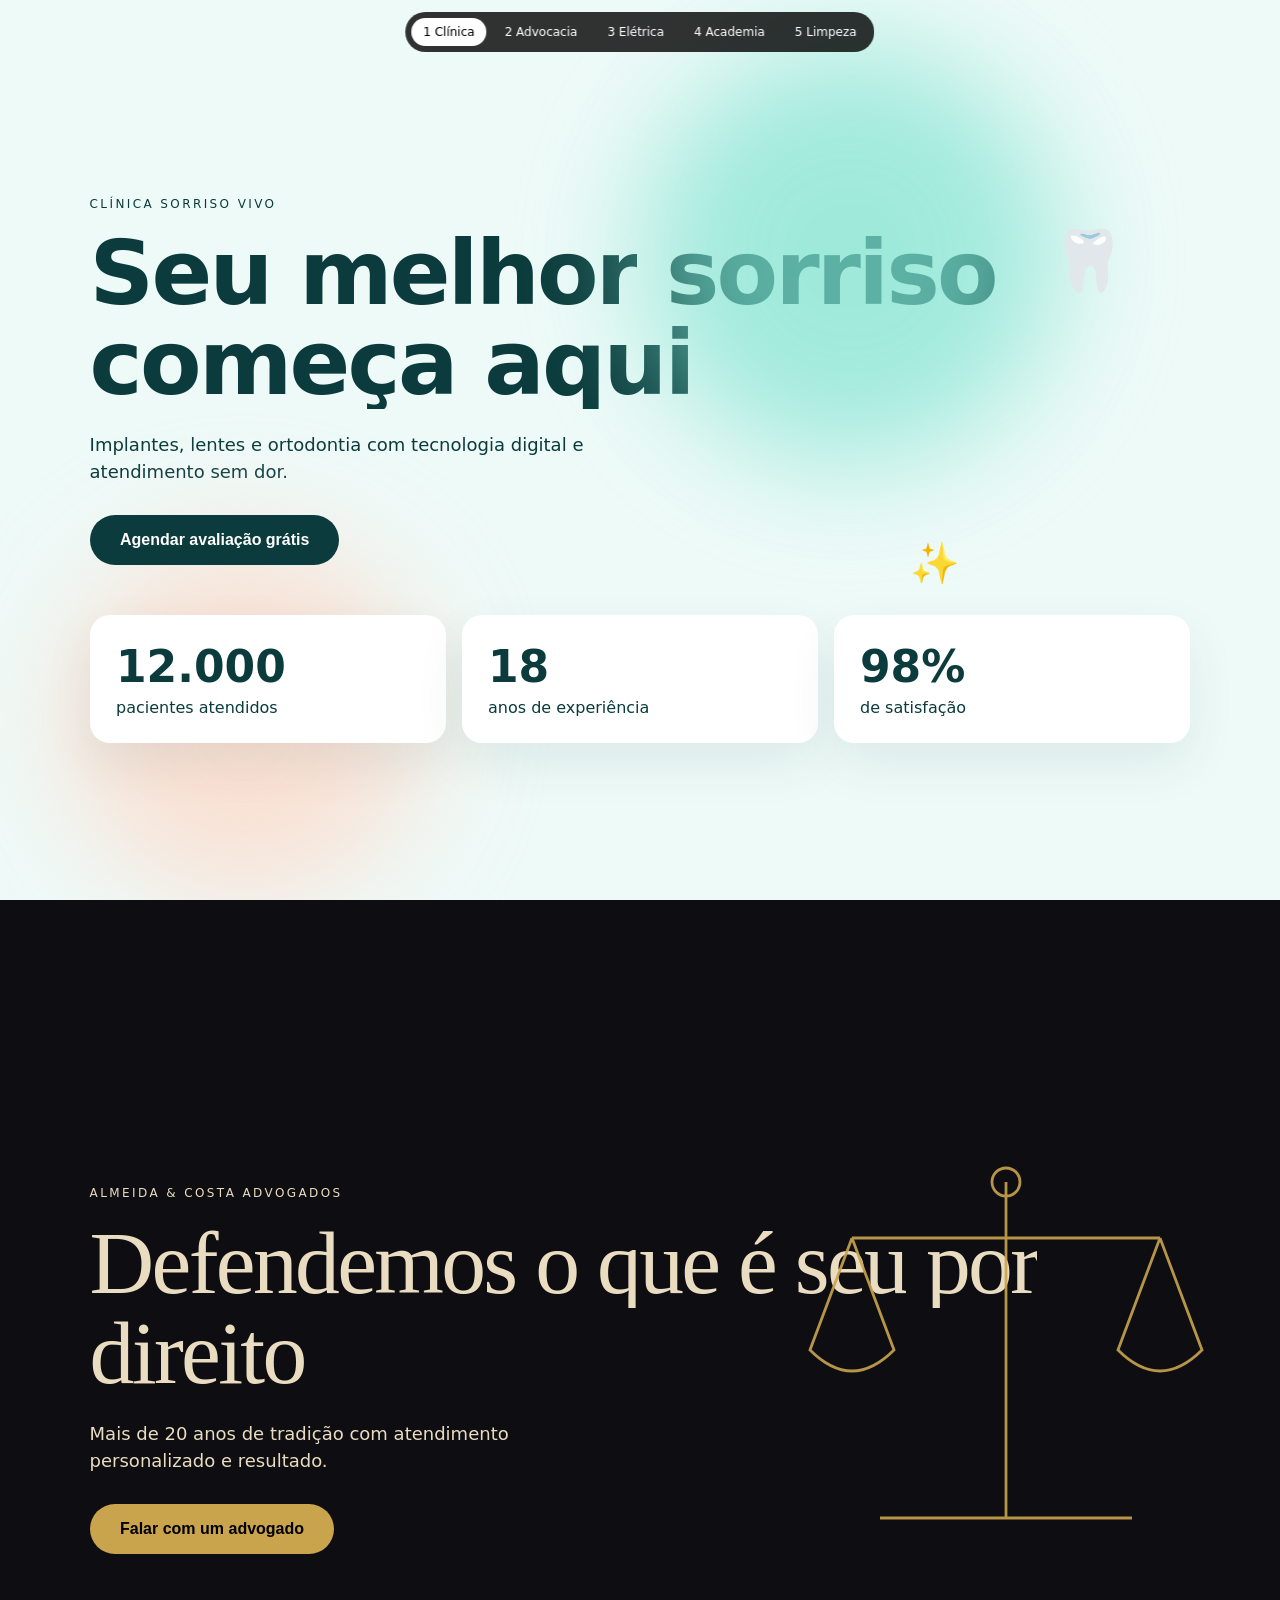
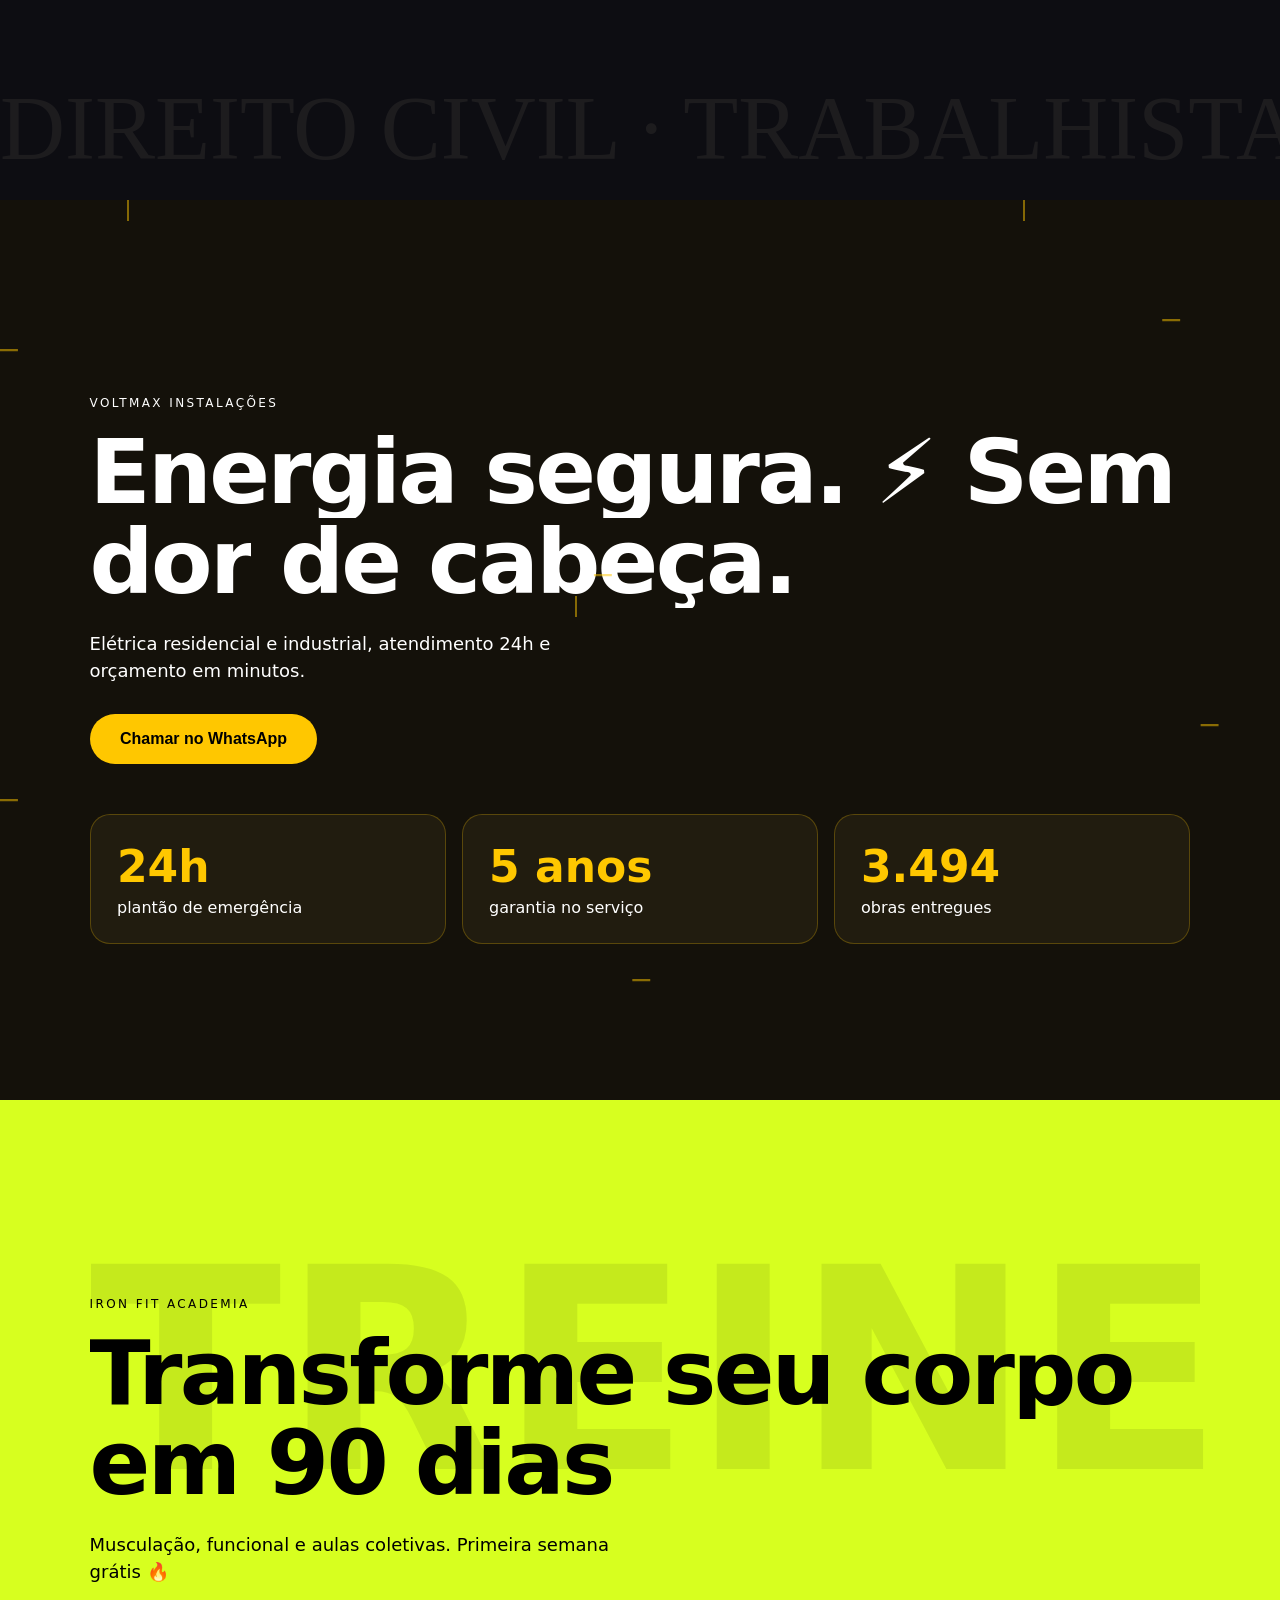
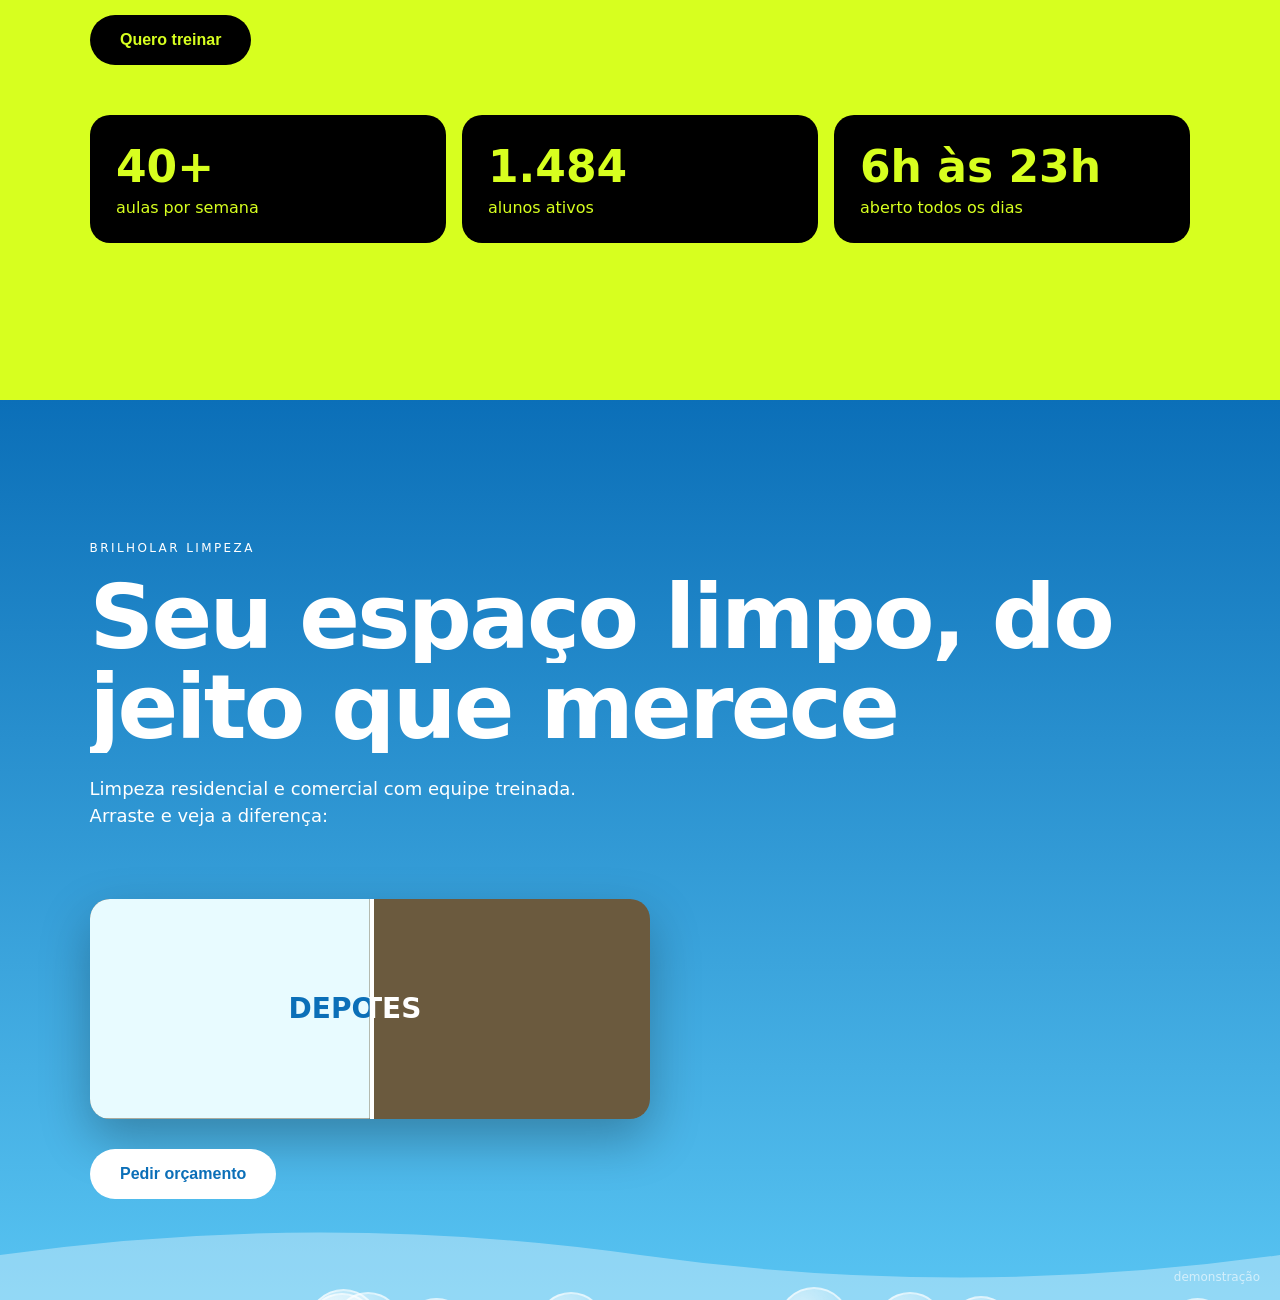
<file: amostras.html>
<!doctype html>
<html lang="pt-BR"><head><meta charset="utf-8"><meta name="viewport" content="width=device-width,initial-scale=1">
<title>Amostras de Sites</title>
<style>
*{box-sizing:border-box;margin:0;padding:0}
html{scroll-behavior:smooth}
body{font-family:system-ui,Segoe UI,Arial,sans-serif;background:#111;color:#fff;overflow-x:hidden}
#tabs{position:fixed;top:12px;left:50%;transform:translateX(-50%);z-index:99;display:flex;gap:6px;background:#000c;backdrop-filter:blur(10px);padding:6px;border-radius:99px;max-width:94vw;overflow:auto}
#tabs a{color:#fff;text-decoration:none;font-size:12px;padding:7px 12px;border-radius:99px;white-space:nowrap;transition:.3s}
#tabs a:hover,#tabs a.on{background:#fff;color:#000}
section{min-height:100vh;position:relative;overflow:hidden;display:flex;flex-direction:column;justify-content:center;padding:110px 7vw 70px}
.tag{font-size:12px;letter-spacing:.2em;text-transform:uppercase;opacity:.7;margin-bottom:18px}
h1{font-size:clamp(38px,7vw,100px);line-height:1;font-weight:800;letter-spacing:-.03em}
h1 .w{display:inline-block;overflow:hidden;vertical-align:top}
h1 .w i{display:inline-block;font-style:normal;transform:translateY(110%);transition:transform .9s cubic-bezier(.2,.8,.2,1)}
.in h1 .w i{transform:none}
p.sub{max-width:520px;margin:22px 0 30px;font-size:18px;line-height:1.5;opacity:.8}
.btn{display:inline-block;padding:16px 30px;border-radius:99px;font-weight:700;border:0;cursor:pointer;font-size:16px;transition:transform .2s;will-change:transform}
.rv{opacity:0;transform:translateY(40px);transition:1s cubic-bezier(.2,.8,.2,1)}
.in .rv{opacity:1;transform:none}
.in .rv:nth-child(2){transition-delay:.15s}.in .rv:nth-child(3){transition-delay:.3s}.in .rv:nth-child(4){transition-delay:.45s}
.grid{display:grid;grid-template-columns:repeat(auto-fit,minmax(200px,1fr));gap:16px;margin-top:50px;position:relative;z-index:2}
.card{padding:26px;border-radius:20px;transition:transform .15s;transform-style:preserve-3d;will-change:transform}
.card b{display:block;font-size:44px;margin-bottom:6px}
/* 1 clinica */
#s1{background:#eefaf8;color:#0b3b3c}
#s1 .blob{position:absolute;border-radius:50%;filter:blur(60px);animation:morph 12s ease-in-out infinite alternate;opacity:.7}
@keyframes morph{to{transform:translate(12vw,8vh) scale(1.4)}}
#s1 .card{background:#fff;box-shadow:0 20px 50px #0b3b3c15}
#s1 .btn{background:#0b3b3c;color:#fff}
.float{position:absolute;font-size:60px;animation:fl 6s ease-in-out infinite;z-index:1}
@keyframes fl{50%{transform:translateY(-30px) rotate(12deg)}}
/* 2 advocacia */
#s2{background:#0d0d12;color:#e9dcc0}
#s2 svg{position:absolute;right:5vw;top:50%;transform:translateY(-50%);width:min(40vw,420px);opacity:.9}
#s2 path,#s2 line,#s2 circle{stroke:#c9a44c;stroke-width:2;fill:none;stroke-dasharray:1200;stroke-dashoffset:1200}
#s2.in path,#s2.in line,#s2.in circle{animation:draw 3.5s ease forwards}
@keyframes draw{to{stroke-dashoffset:0}}
#s2 h1{font-family:Georgia,serif;font-weight:400}
#s2 .btn{background:#c9a44c;color:#000}
.marq{position:absolute;bottom:20px;left:0;white-space:nowrap;font-size:90px;font-family:Georgia,serif;opacity:.07;animation:mq 30s linear infinite}
@keyframes mq{to{transform:translateX(-50%)}}
/* 3 eletrica */
#s3{background:#14110a;color:#fff}
#s3 .btn{background:#ffc700;color:#000}
#s3 .card{background:#211c0f;border:1px solid #ffc70040}
#s3 .card b{color:#ffc700}
#s3 svg.circ{position:absolute;inset:0;width:100%;height:100%;opacity:.5}
#s3 svg.circ path{stroke:#ffc700;stroke-width:1.5;fill:none;stroke-dasharray:14 600;animation:run 5s linear infinite}
@keyframes run{to{stroke-dashoffset:-1228}}
.bolt{animation:flash 3s infinite;display:inline-block}
@keyframes flash{0%,90%,100%{opacity:1}93%{opacity:.1}96%{opacity:1}98%{opacity:.2}}
/* 4 academia */
#s4{background:#d7ff1f;color:#000}
#s4 .big{position:absolute;white-space:nowrap;font-size:22vw;font-weight:900;opacity:.08;top:12%;animation:mq 25s linear infinite}
#s4 .btn{background:#000;color:#d7ff1f}
#s4 .card{background:#000;color:#d7ff1f}
.pulse{display:inline-block;animation:pu 1s infinite}
@keyframes pu{50%{transform:scale(1.25)}}
/* 5 limpeza */
#s5{background:linear-gradient(#0b6fb8,#58c4f2);color:#fff}
#s5 .bub{position:absolute;bottom:-60px;border-radius:50%;border:2px solid #fff9;background:radial-gradient(circle at 30% 30%,#fff9,#fff1);animation:rise linear infinite}
@keyframes rise{to{transform:translateY(-120vh) translateX(40px)}}
#s5 .btn{background:#fff;color:#0b6fb8}
.ba{position:relative;width:min(560px,100%);height:220px;border-radius:20px;overflow:hidden;margin-top:40px;user-select:none;z-index:2;box-shadow:0 20px 50px #0004}
.ba div{position:absolute;inset:0;display:flex;align-items:center;justify-content:center;font-size:28px;font-weight:800}
.ba .dirty{background:#6b5a3e}
.ba .clean{background:#e8fbff;color:#0b6fb8;clip-path:inset(0 50% 0 0)}
.ba input{position:absolute;inset:0;width:100%;height:100%;opacity:0;cursor:ew-resize;z-index:3}
.ba .bar{position:absolute;top:0;bottom:0;left:50%;width:4px;background:#fff;z-index:2;pointer-events:none}
.wave{position:absolute;bottom:0;left:0;width:200%;height:90px;animation:mq 8s linear infinite;opacity:.35}
.note{position:absolute;right:20px;bottom:16px;font-size:12px;opacity:.6;z-index:5}
</style></head><body>
<nav id="tabs">
<a href="#s1">1 Clínica</a><a href="#s2">2 Advocacia</a><a href="#s3">3 Elétrica</a><a href="#s4">4 Academia</a><a href="#s5">5 Limpeza</a></nav>

<section id="s1">
<div class="blob" style="width:420px;height:420px;background:#7fe3d0;top:5%;left:50%"></div>
<div class="blob" style="width:360px;height:360px;background:#ffd6c4;bottom:0;left:5%;animation-delay:-4s"></div>
<span class="float" style="right:12%;top:25%">🦷</span><span class="float" style="right:25%;top:60%;animation-delay:-2s;font-size:40px">✨</span>
<div class="tag rv">Clínica Sorriso Vivo</div>
<h1 data-split>Seu melhor sorriso começa aqui</h1>
<p class="sub rv">Implantes, lentes e ortodontia com tecnologia digital e atendimento sem dor.</p>
<div><button class="btn mag">Agendar avaliação grátis</button></div>
<div class="grid">
<div class="card tilt rv"><b data-count="12000">0</b>pacientes atendidos</div>
<div class="card tilt rv"><b data-count="18">0</b>anos de experiência</div>
<div class="card tilt rv"><b data-count="98" data-suf="%">0</b>de satisfação</div></div>
</section>

<section id="s2">
<div class="marq">DIREITO CIVIL · TRABALHISTA · EMPRESARIAL · FAMÍLIA · DIREITO CIVIL · TRABALHISTA · EMPRESARIAL · FAMÍLIA ·</div>
<svg viewBox="0 0 300 300"><line x1="150" y1="30" x2="150" y2="270"/><line x1="60" y1="270" x2="240" y2="270"/><line x1="40" y1="70" x2="260" y2="70"/>
<path d="M40 70 L10 150 Q40 180 70 150 Z"/><path d="M260 70 L230 150 Q260 180 290 150 Z"/><circle cx="150" cy="30" r="10"/></svg>
<div class="tag rv">Almeida &amp; Costa Advogados</div>
<h1 data-split>Defendemos o que é seu por direito</h1>
<p class="sub rv">Mais de 20 anos de tradição com atendimento personalizado e resultado.</p>
<div><button class="btn mag">Falar com um advogado</button></div>
</section>

<section id="s3">
<svg class="circ" preserveAspectRatio="none" viewBox="0 0 1000 600"><path d="M0 100H300V250H600V80H1000"/><path d="M0 400H200V520H700V350H1000"/><path d="M100 0V180H450V600"/><path d="M800 0V260H1000"/></svg>
<div class="tag rv">VoltMax Instalações</div>
<h1 data-split>Energia segura. <span class="bolt">⚡</span> Sem dor de cabeça.</h1>
<p class="sub rv">Elétrica residencial e industrial, atendimento 24h e orçamento em minutos.</p>
<div><button class="btn mag">Chamar no WhatsApp</button></div>
<div class="grid">
<div class="card tilt rv"><b>24h</b>plantão de emergência</div>
<div class="card tilt rv"><b>5 anos</b>garantia no serviço</div>
<div class="card tilt rv"><b data-count="3500">0</b>obras entregues</div></div>
</section>

<section id="s4">
<div class="big">TREINE PESADO · TREINE PESADO ·</div>
<div class="tag rv">Iron Fit Academia</div>
<h1 data-split>Transforme seu corpo em 90 dias</h1>
<p class="sub rv">Musculação, funcional e aulas coletivas. Primeira semana grátis <span class="pulse">🔥</span></p>
<div><button class="btn mag">Quero treinar</button></div>
<div class="grid">
<div class="card tilt rv"><b data-count="40" data-suf="+">0</b>aulas por semana</div>
<div class="card tilt rv"><b data-count="1500">0</b>alunos ativos</div>
<div class="card tilt rv"><b>6h às 23h</b>aberto todos os dias</div></div>
</section>

<section id="s5">
<svg class="wave" viewBox="0 0 1200 100" preserveAspectRatio="none"><path d="M0 50Q150 0 300 50T600 50T900 50T1200 50V100H0Z" fill="#fff"/></svg>
<div class="tag rv">BrilhoLar Limpeza</div>
<h1 data-split>Seu espaço limpo, do jeito que merece</h1>
<p class="sub rv">Limpeza residencial e comercial com equipe treinada. Arraste e veja a diferença:</p>
<div class="ba"><div class="dirty">ANTES</div><div class="clean">DEPOIS ✨</div><span class="bar"></span><input type="range" min="0" max="100" value="50"></div>
<div style="margin-top:30px;position:relative;z-index:2"><button class="btn mag">Pedir orçamento</button></div>
<span class="note">demonstração</span>
</section>

<script>
// split headlines
document.querySelectorAll('[data-split]').forEach(h=>{
 const nodes=[...h.childNodes];h.innerHTML='';let n=0;
 nodes.forEach(nd=>{
  if(nd.nodeType===3) nd.textContent.split(' ').filter(Boolean).forEach(w=>{h.insertAdjacentHTML('beforeend',`<span class="w"><i style="transition-delay:${n++*.08}s">${w}</i></span> `)});
  else h.appendChild(nd),h.append(' ');
 });
});
// reveal + counters
const io=new IntersectionObserver(es=>es.forEach(e=>{
 if(e.isIntersecting&&!e.target.classList.contains('in')){
  e.target.classList.add('in');
  e.target.querySelectorAll('[data-count]').forEach(el=>{
   const to=+el.dataset.count,suf=el.dataset.suf||'',t0=performance.now();
   (function f(t){const p=Math.min((t-t0)/1800,1);el.textContent=Math.round(to*(1-Math.pow(1-p,3))).toLocaleString('pt-BR')+suf;if(p<1)requestAnimationFrame(f)})(t0);
  });
 }
 if(e.isIntersecting) document.querySelectorAll('#tabs a').forEach(a=>a.classList.toggle('on',a.hash==='#'+e.target.id));
}),{threshold:.4});
document.querySelectorAll('section').forEach(s=>io.observe(s));
// 3D tilt
document.querySelectorAll('.tilt').forEach(c=>{
 c.addEventListener('mousemove',e=>{const r=c.getBoundingClientRect(),x=(e.clientX-r.left)/r.width-.5,y=(e.clientY-r.top)/r.height-.5;c.style.transform=`perspective(600px) rotateY(${x*18}deg) rotateX(${-y*18}deg) translateY(-6px)`});
 c.addEventListener('mouseleave',()=>c.style.transform='');
});
// magnetic buttons
document.querySelectorAll('.mag').forEach(b=>{
 b.addEventListener('mousemove',e=>{const r=b.getBoundingClientRect();b.style.transform=`translate(${(e.clientX-r.left-r.width/2)*.3}px,${(e.clientY-r.top-r.height/2)*.5}px)`});
 b.addEventListener('mouseleave',()=>b.style.transform='');
});
// bubbles
for(let i=0;i<24;i++){const b=document.createElement('span');b.className='bub';const s=14+Math.random()*60;
 b.style.cssText=`width:${s}px;height:${s}px;left:${Math.random()*100}%;animation-duration:${6+Math.random()*9}s;animation-delay:-${Math.random()*10}s`;
 document.getElementById('s5').appendChild(b)}
// before/after
const r=document.querySelector('.ba input'),cl=document.querySelector('.clean'),bar=document.querySelector('.bar');
r.oninput=()=>{cl.style.clipPath=`inset(0 ${100-r.value}% 0 0)`;bar.style.left=r.value+'%'};
// parallax on scroll
addEventListener('scroll',()=>{document.querySelectorAll('.float,#s2 svg').forEach((el,i)=>{});
 const y=scrollY;document.querySelectorAll('.blob').forEach((b,i)=>b.style.marginTop=(y*.1*(i+1))%200+'px')});
</script></body></html>
</file>
